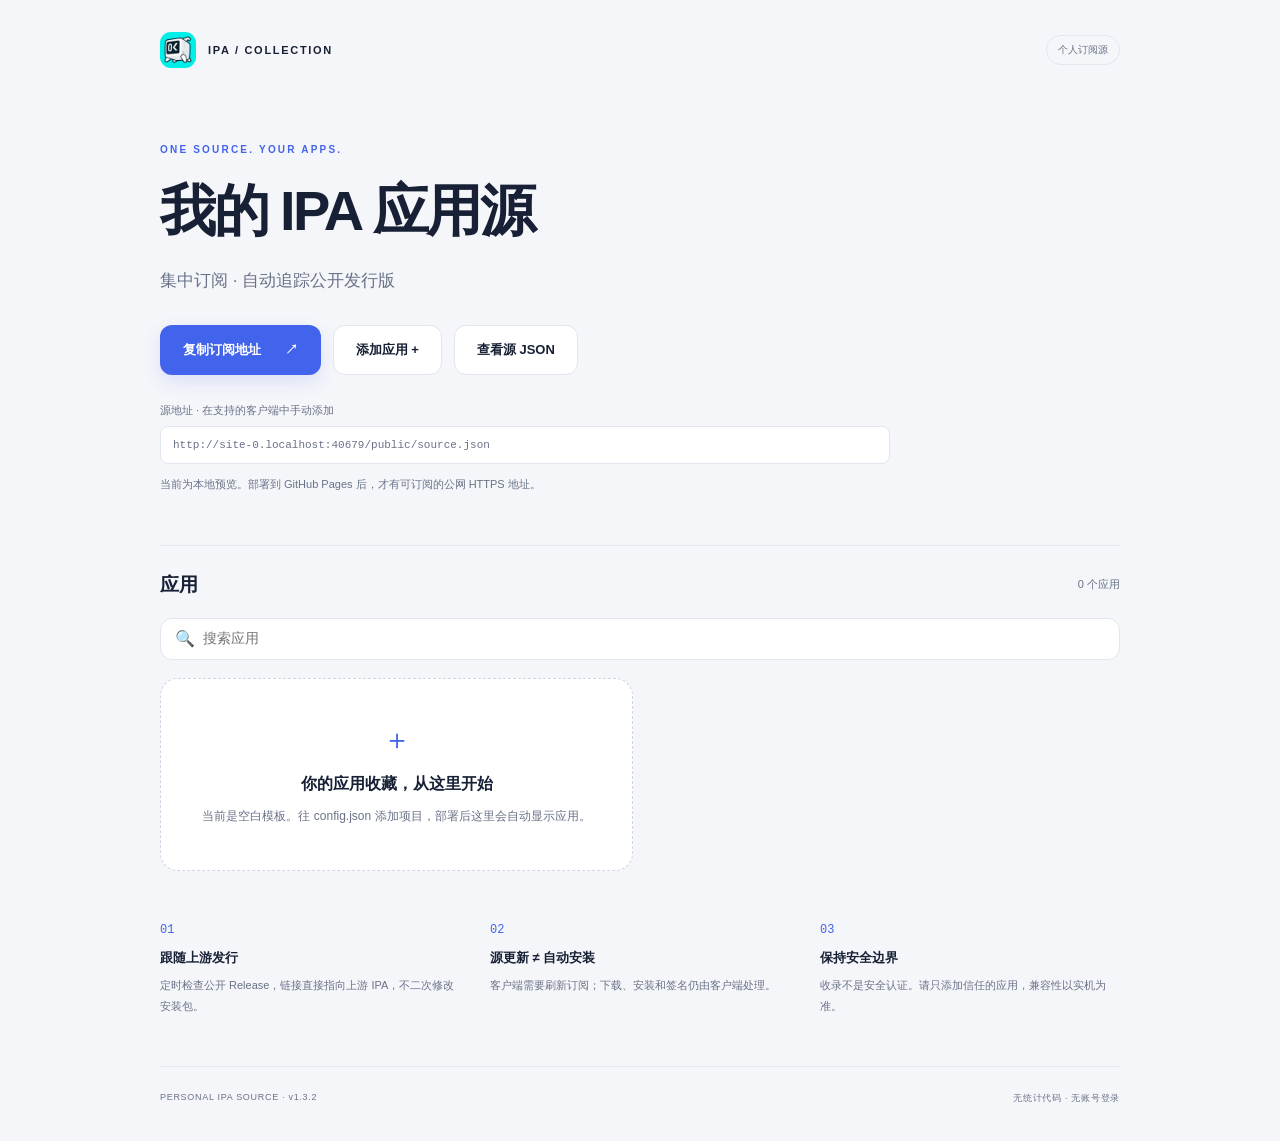
<file: public/index.html>
<!doctype html>
<html lang="zh-CN">
<head>
<meta charset="utf-8"><meta name="viewport" content="width=device-width, initial-scale=1, viewport-fit=cover">
<meta name="color-scheme" content="light dark">
<meta name="mobile-web-app-capable" content="yes">
<meta name="apple-mobile-web-app-capable" content="yes">
<meta name="apple-mobile-web-app-title" content="IPA 应用源">
<meta name="referrer" content="no-referrer">
<meta http-equiv="Content-Security-Policy" content="default-src 'self'; img-src 'self' https:; script-src 'self'; style-src 'self'; connect-src 'self'; base-uri 'none'; object-src 'none'">
<title>AltStore Gallery</title>
<link rel="icon" type="image/png" href="AltStore-Gallery.png"><link rel="apple-touch-icon" sizes="180x180" href="AltStore-Gallery.png"><link rel="stylesheet" href="style.css">
<script src="app.js" defer></script>
</head>
<body>
<main>
<header><a class="brand" href="./"><img src="AltStore-Gallery.png" width="36" height="36" alt=""><span>IPA / COLLECTION</span></a><span class="pill">个人订阅源</span></header>
<section class="hero store-hero">
<p class="eyebrow">ONE SOURCE. YOUR APPS.</p>
<h1 id="title">AltStore Gallery</h1>
<p class="lead" id="subtitle">一个入口，汇集你关注的应用发行版。</p>
<div class="actions"><button id="copy" type="button">复制订阅地址 <span aria-hidden="true">↗</span></button><a id="lc-import" class="secondary" hidden>添加到 LiveContainer</a><a class="secondary" href="add.html">添加应用 +</a><a class="secondary" href="source.json">查看源 JSON</a></div>
<label class="url-label" for="source-url">源地址 · 在支持的客户端中手动添加</label>
<input id="source-url" type="text" readonly aria-label="源订阅地址" value="部署后生成 HTTPS 地址">
<p class="notice" id="message" role="status">正在读取源配置…</p>
<p class="notice add-status" id="add-status" role="status" hidden></p>
<p class="notice add-status" id="update-bar" role="button" tabindex="0" style="cursor:pointer" hidden>🔄 源有新内容了，点击刷新</p>
</section>
<section class="collection store-collection"><div class="section-heading"><h2>应用</h2><span id="count">—</span></div>
<label class="store-search"><span aria-hidden="true">🔍</span><input id="search" type="search" placeholder="搜索应用" aria-label="搜索应用"></label>
<div id="apps" class="store-grid"></div>
<p class="store-nomatch" id="nomatch" hidden>没有匹配的应用。</p>
</section>
<section class="notes"><div><span class="number">01</span><h3>跟随上游发行</h3><p>定时检查公开 Release，链接直接指向上游 IPA，不二次修改安装包。</p></div><div><span class="number">02</span><h3>源更新 ≠ 自动安装</h3><p>客户端需要刷新订阅；下载、安装和签名仍由客户端处理。</p></div><div><span class="number">03</span><h3>保持安全边界</h3><p>收录不是安全认证。请只添加信任的应用，兼容性以实机为准。</p></div></section>
<footer><span>PERSONAL IPA SOURCE · v1.3.2</span><span>无统计代码 · 无账号登录</span></footer>
</main>
</body></html>
</file>
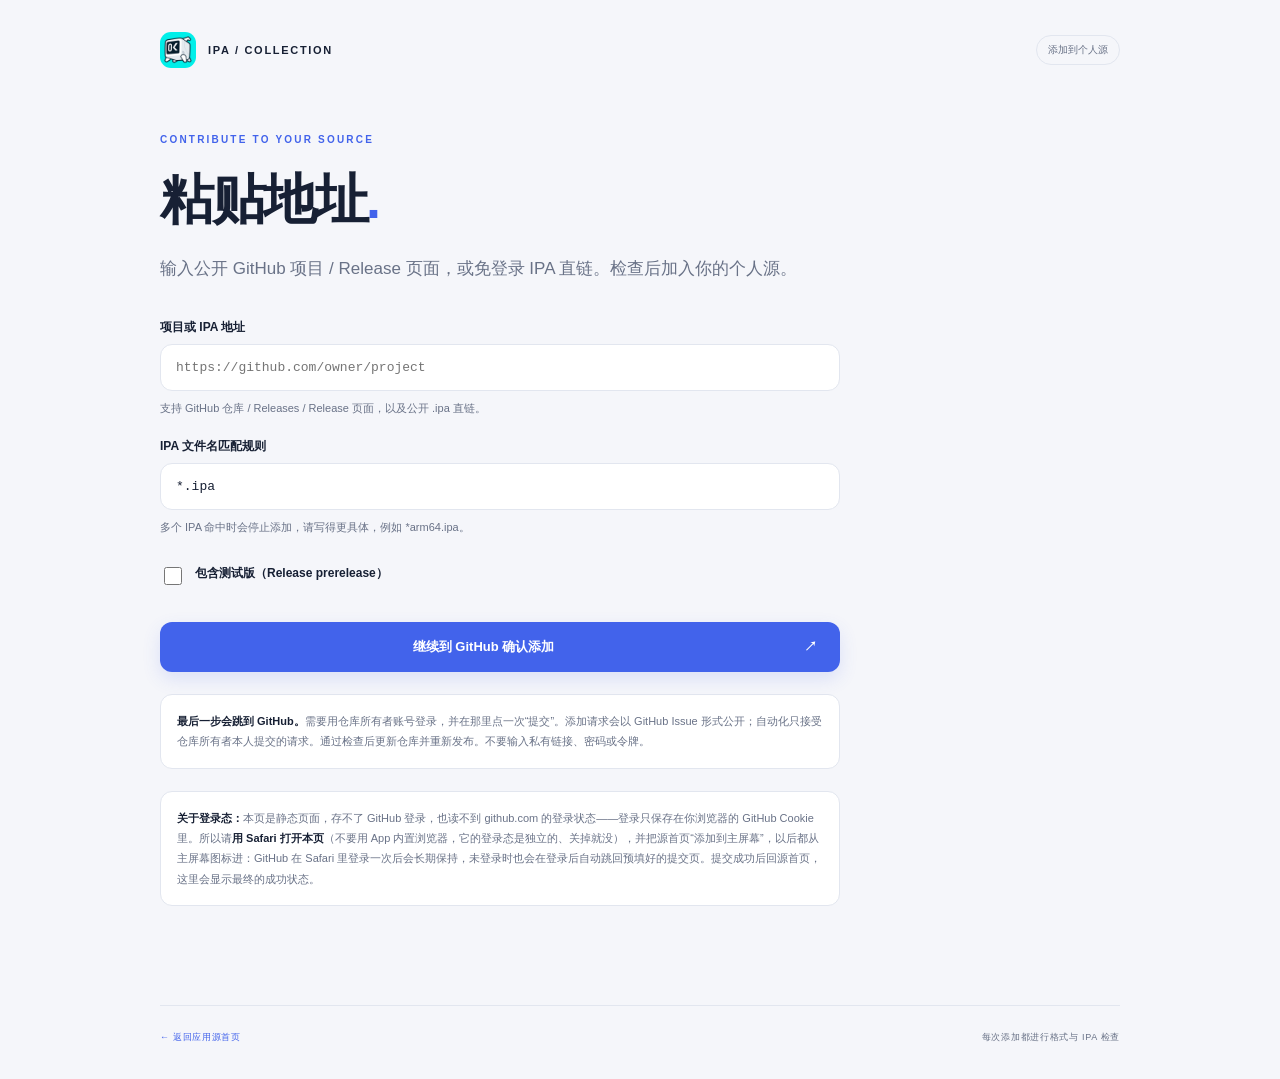
<file: public/add.html>
<!doctype html>
<html lang="zh-CN">
<head>
<meta charset="utf-8"><meta name="viewport" content="width=device-width, initial-scale=1, viewport-fit=cover">
<meta name="color-scheme" content="light dark">
<meta name="mobile-web-app-capable" content="yes">
<meta name="apple-mobile-web-app-capable" content="yes">
<meta name="apple-mobile-web-app-title" content="IPA 应用源">
<meta name="referrer" content="no-referrer">
<meta http-equiv="Content-Security-Policy" content="default-src 'self'; img-src 'self' https:; script-src 'self'; style-src 'self'; connect-src 'self'; base-uri 'none'; object-src 'none'; form-action 'self' https://github.com">
<title>添加应用 · AltStore Gallery</title>
<link rel="icon" type="image/png" href="AltStore-Gallery.png"><link rel="apple-touch-icon" sizes="180x180" href="AltStore-Gallery.png"><link rel="stylesheet" href="style.css">
<script src="add.js" defer></script>
</head>
<body>
<main>
<header><a class="brand" href="./"><img src="AltStore-Gallery.png" width="36" height="36" alt=""><span>IPA / COLLECTION</span></a><span class="pill">添加到个人源</span></header>
<section class="hero add-hero">
<p class="eyebrow">CONTRIBUTE TO YOUR SOURCE</p>
<h1>粘贴地址<span class="dot">.</span></h1>
<p class="lead">输入公开 GitHub 项目 / Release 页面，或免登录 IPA 直链。检查后加入你的个人源。</p>
<form id="add-form">
<label for="project-url">项目或 IPA 地址</label>
<input id="project-url" name="url" type="url" placeholder="https://github.com/owner/project" autocomplete="url" required>
<p class="field-hint">支持 GitHub 仓库 / Releases / Release 页面，以及公开 .ipa 直链。</p>
<label for="asset-pattern">IPA 文件名匹配规则</label>
<input id="asset-pattern" name="pattern" type="text" value="*.ipa" maxlength="120" autocomplete="off">
<p class="field-hint">多个 IPA 命中时会停止添加，请写得更具体，例如 *arm64.ipa。</p>
<label class="check-row"><input id="prerelease" type="checkbox"><span>包含测试版（Release prerelease）</span></label>
<button class="submit-button" type="submit">继续到 GitHub 确认添加 <span aria-hidden="true">↗</span></button>
</form>
<div class="privacy-note"><strong>最后一步会跳到 GitHub。</strong>需要用仓库所有者账号登录，并在那里点一次“提交”。添加请求会以 GitHub Issue 形式公开；自动化只接受仓库所有者本人提交的请求。通过检查后更新仓库并重新发布。不要输入私有链接、密码或令牌。</div>
<div class="privacy-note"><strong>关于登录态：</strong>本页是静态页面，存不了 GitHub 登录，也读不到 github.com 的登录状态——登录只保存在你浏览器的 GitHub Cookie 里。所以请<strong>用 Safari 打开本页</strong>（不要用 App 内置浏览器，它的登录态是独立的、关掉就没），并把源首页“添加到主屏幕”，以后都从主屏幕图标进：GitHub 在 Safari 里登录一次后会长期保持，未登录时也会在登录后自动跳回预填好的提交页。提交成功后回源首页，这里会显示最终的成功状态。</div>
<p class="notice" id="form-message" role="status"></p>
</section>
<footer><a href="./">← 返回应用源首页</a><span>每次添加都进行格式与 IPA 检查</span></footer>
</main>
</body></html>
</file>
<file: public/style.css>
:root{color-scheme:light dark;--bg:#f5f6fa;--card:#fff;--ink:#172034;--muted:#697287;--line:#e2e6ef;--accent:#4263eb}*{box-sizing:border-box}body{margin:0;background:var(--bg);color:var(--ink);font-family:-apple-system,BlinkMacSystemFont,"Segoe UI",sans-serif;-webkit-font-smoothing:antialiased}main{max-width:1040px;padding:0 40px;margin:auto}header{height:100px;display:flex;align-items:center;justify-content:space-between;gap:12px}.brand{display:flex;align-items:center;gap:12px;color:var(--ink);font-size:11px;font-weight:750;letter-spacing:1.7px;text-decoration:none}.brand img{border-radius:11px}.pill{font-size:10px;color:var(--muted);border:1px solid var(--line);border-radius:30px;padding:7px 11px;white-space:nowrap}.hero{padding:56px 0 58px;max-width:730px}.eyebrow{font-size:10px;font-weight:750;color:var(--accent);letter-spacing:2.2px;margin:0 0 24px}h1{font-size:68px;line-height:1.13;letter-spacing:-2.5px;margin:0;font-weight:800;overflow-wrap:anywhere}.dot{color:var(--accent)}.lead{font-size:17px;line-height:1.8;color:var(--muted);margin:24px 0 28px}.actions{display:flex;gap:12px;align-items:center;flex-wrap:wrap}button,.secondary,.submit-button{font:inherit;font-size:13px;font-weight:650;border-radius:12px;padding:15px 22px;cursor:pointer;text-decoration:none;border:1px solid transparent}button{background:var(--accent);color:#fff;box-shadow:0 7px 18px #4263eb25}button span{margin-left:20px}.secondary{color:var(--ink);background:var(--card);border-color:var(--line)}.url-label{display:block;margin-top:28px;font-size:11px;color:var(--muted)}input{margin-top:8px;display:block;width:100%;padding:12px;border:1px solid var(--line);border-radius:8px;font-family:ui-monospace,monospace;font-size:11px;color:var(--muted);background:var(--card)}.notice{font-size:11px;line-height:1.7;color:var(--muted);min-height:19px}.collection{border-top:1px solid var(--line);padding:30px 0}.section-heading{display:flex;align-items:center;justify-content:space-between;margin-bottom:20px}h2{font-size:19px;letter-spacing:-.5px;margin:0}#count{font-size:11px;color:var(--muted)}.empty{padding:42px 20px;border:1px dashed #cfd5e3;border-radius:18px;text-align:center;background:var(--card)}.empty .symbol{font-size:28px;color:var(--accent);margin-bottom:15px}.empty h3{font-size:16px;margin:0 0 10px}.empty p{font-size:12px;color:var(--muted);line-height:1.9;margin:0}.app-card{display:flex;align-items:center;gap:16px;padding:20px;background:var(--card);border:1px solid var(--line);border-radius:16px;margin-bottom:12px}.app-icon{border-radius:13px;object-fit:cover;flex-shrink:0}.app-info{min-width:0;flex:1}.app-info h3{font-size:16px;margin:0 0 5px;overflow-wrap:anywhere}.app-id,.app-meta{font-size:11px;color:var(--muted);margin:4px 0;overflow-wrap:anywhere}.download{font-size:11px;color:var(--accent);font-weight:700;text-decoration:none;white-space:nowrap}.notes{display:grid;grid-template-columns:repeat(3,1fr);gap:30px;margin:18px 0 50px}.number{font:12px ui-monospace,monospace;color:var(--accent)}.notes h3{font-size:13px;margin:12px 0 8px}.notes p{font-size:11px;line-height:1.9;color:var(--muted);margin:0}footer{display:flex;justify-content:space-between;gap:14px;border-top:1px solid var(--line);padding:25px 0 35px;font-size:9px;color:var(--muted);letter-spacing:.7px}@media(max-width:600px){main{padding:0 24px}header{height:82px}.brand{font-size:9px;letter-spacing:1px;gap:9px}.brand img{width:30px;height:30px}.hero{padding:38px 0 36px}h1{font-size:49px;letter-spacing:-1.8px}.lead{font-size:15px}.notes{grid-template-columns:1fr;gap:25px;margin:12px 0 35px}.notes>div{display:grid;grid-template-columns:30px 1fr;column-gap:10px}.notes h3{margin:0 0 6px}.notes p{grid-column:2}.number{grid-row:1/3}.app-card{padding:14px;gap:10px}.app-icon{width:44px;height:44px}.app-info h3{font-size:14px}footer{font-size:8px;flex-wrap:wrap}}@media(prefers-color-scheme:dark){:root{--bg:#111521;--card:#191f2e;--ink:#edf1fa;--muted:#9aa5bc;--line:#2b3447;--accent:#91a6ff}.empty{border-color:#34415c}button{color:#111521}}

.add-status{font-weight:650;color:var(--ink);border:1px solid var(--line);background:var(--card);border-radius:12px;padding:12px 14px}
.add-hero{max-width:680px;padding-top:34px}.add-hero h1{font-size:54px;margin-bottom:12px}.add-hero form{margin-top:34px}.add-hero form>label{display:block;margin:21px 0 8px;font-size:12px;font-weight:700;color:var(--ink)}.add-hero input[type=url],.add-hero input[type=text]{font:13px ui-monospace,monospace;color:var(--ink);padding:15px;border:1px solid var(--line);border-radius:12px;background:var(--card);outline:none}.add-hero input:focus{border-color:var(--accent);box-shadow:0 0 0 3px color-mix(in srgb,var(--accent) 17%,transparent)}.field-hint{font-size:11px;line-height:1.7;color:var(--muted);margin:8px 0}.check-row{display:flex!important;align-items:center;gap:10px;margin:22px 0!important;font-size:12px!important}.check-row input{width:18px;height:18px;accent-color:var(--accent)}.submit-button{width:100%;margin-top:12px;background:var(--accent);color:white;box-shadow:0 7px 18px #4263eb25}.submit-button span{float:right}.privacy-note{margin-top:22px;padding:16px;border-radius:12px;border:1px solid var(--line);background:var(--card);font-size:11px;line-height:1.85;color:var(--muted)}.privacy-note strong{color:var(--ink)}.privacy-note code{font-size:10px;color:var(--accent)}footer a{color:var(--accent);text-decoration:none}@media(prefers-color-scheme:dark){.submit-button{color:#111521}}@media(max-width:600px){.add-hero{padding-top:20px}.add-hero h1{font-size:44px}.add-hero form{margin-top:26px}}

/* --- Store-style homepage (v1.3.2) -------------------------------------- */
.store-hero{padding:44px 0 40px}
.store-hero h1{font-size:56px}
.store-collection{padding-top:26px}
.store-search{display:flex;align-items:center;gap:8px;background:var(--card);border:1px solid var(--line);border-radius:12px;padding:0 14px;margin-bottom:18px}
.store-search input{border:none;background:none;margin:0;padding:12px 0;font-size:14px;color:var(--ink);outline:none}
.store-search input:focus{box-shadow:none}
.store-grid{display:grid;grid-template-columns:1fr;gap:14px}
@media(min-width:760px){.store-grid{grid-template-columns:1fr 1fr}}
.s-card{--tint:#4263eb;border:1px solid var(--line);border-radius:20px;background:var(--card);overflow:hidden}
.s-card-head{display:flex;align-items:center;gap:14px;padding:16px;background:linear-gradient(135deg,color-mix(in srgb,var(--tint) 17%,transparent),transparent 72%)}
.s-icon{width:64px;height:64px;border-radius:15px;object-fit:cover;flex-shrink:0;box-shadow:0 3px 10px rgb(0 0 0/.14)}
.s-main{min-width:0;flex:1}
.s-name{font-size:17px;font-weight:750;margin:0 0 3px;overflow-wrap:anywhere}
.s-sub{font-size:13px;color:var(--muted);margin:0;white-space:nowrap;overflow:hidden;text-overflow:ellipsis}
.s-meta{font-size:11px;color:var(--muted);margin:5px 0 0}
.s-get{flex-shrink:0;font-size:13px;font-weight:800;letter-spacing:.6px;color:var(--accent);background:color-mix(in srgb,var(--tint) 16%,var(--card));border-radius:999px;padding:8px 18px;text-decoration:none}
.s-more{display:block;width:100%;text-align:left;background:none;border:none;border-top:1px solid var(--line);box-shadow:none;color:var(--muted);font-size:12px;font-weight:650;padding:11px 16px;cursor:pointer;border-radius:0}
.s-details{border-top:1px solid var(--line);padding:14px 16px 16px;font-size:12.5px;line-height:1.85;color:var(--ink)}
.s-details p{margin:0 0 10px}
.s-facts{color:var(--muted);font-size:11.5px;line-height:1.9;margin:0 0 10px}
.s-notes{background:var(--bg);border-radius:12px;padding:12px 14px;white-space:pre-wrap;overflow-wrap:anywhere;font-size:12px;line-height:1.8;color:var(--muted);max-height:260px;overflow:auto}
.s-dl{display:inline-block;margin-top:12px;font-size:12.5px;font-weight:700;color:var(--accent);text-decoration:none}
.store-nomatch{color:var(--muted);font-size:13px;text-align:center;padding:18px 0 6px}
@media(max-width:600px){.store-hero h1{font-size:42px}.s-icon{width:56px;height:56px;border-radius:13px}}
</file>
